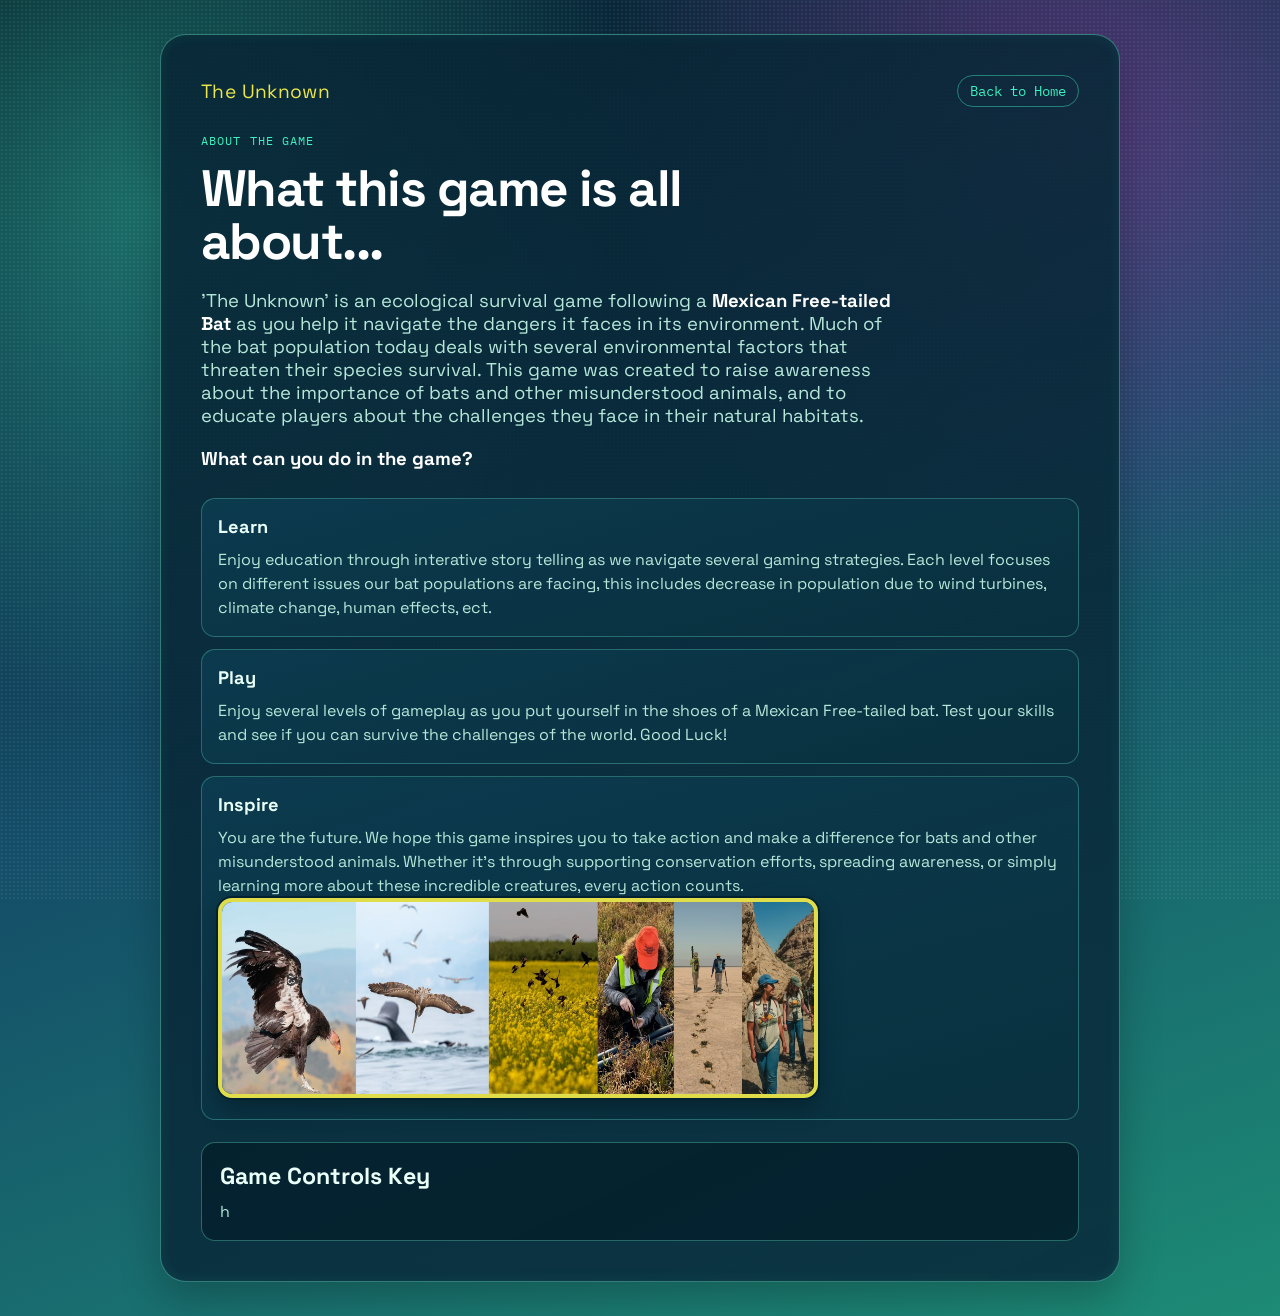
<file: Project/Learn more about the game.html>
<!DOCTYPE html>
<html lang="en">
<head>
	<meta charset="UTF-8" />
	<meta name="viewport" content="width=device-width, initial-scale=1.0" />
	<title>Learn More About the Game</title>
	<link rel="preconnect" href="https://fonts.googleapis.com" />
	<link rel="preconnect" href="https://fonts.gstatic.com" crossorigin />
	<link href="https://fonts.googleapis.com/css2?family=Space+Grotesk:wght@400;500;600;700&family=IBM+Plex+Mono:wght@400;500&display=swap" rel="stylesheet" />
	<link rel="stylesheet" href="Style.css" />
</head>
<body>
	<div class="noise"></div>

	<main class="page education-page learn-page">
		<header class="top-bar education-top-bar">
			<span class="brand education-brand"> The Unknown</span>
            </span>
			<a class="ghost-link" href="index.html">Back to Home</a>
		</header>

		<section class="education-hero learn-hero">
			<p class="eyebrow">About the game</p>
			<h1>What this game is all about...</h1>
			<p class="lead">
				'The Unknown' is an ecological survival game following a <strong class="bat-highlight">Mexican Free-tailed Bat</strong> as you help it navigate the dangers it faces in its environment. Much of the bat population today deals with several environmental factors that threaten their species survival. This game was created to raise awareness about the importance of bats and other misunderstood animals, and to educate players about the challenges they face in their natural habitats.
			</p>
            
        
		</section>

    
        <section class="education-hero learn-hero">
    <p class="lead"
            <h2><strong class="bat-highlight" font-size="300">What can you do in the game?</strong> </h2>
        </section>

		<section class="education-grid learn-grid" aria-label="Game features">
			<article class="education-card">
				<h2>Learn</h2>
				<p>
					Enjoy education through interative story telling as we navigate several gaming strategies. Each level focuses on different issues our bat populations are facing, this includes decrease in population due to wind turbines, climate change, human effects, ect.
				</p>
			</article>

			<article class="education-card">
				<h2>Play</h2>
				<p>
					Enjoy several levels of gameplay as you put yourself in the shoes of a Mexican Free-tailed bat. Test your skills and see if you can survive the challenges of the world. Good Luck!
				</p>
			</article>

			<article class="education-card">
				<h2>Inspire</h2>
				<p>
					You are the future. We hope this game inspires you to take action and make a difference for bats and other misunderstood animals. Whether it's through supporting conservation efforts, spreading awareness, or simply learning more about these incredible creatures, every action counts.
				</p>


                <img class="cover-image" src="Images/Conservation.jpeg" width="600" height="200" alt="Illustration of a person planting a tree, symbolizing conservation efforts to protect wildlife and the environment." />
			</article>
		</section>

		<section class="education-quiz" aria-labelledby="quiz-heading">
			<h2 id="quiz-heading">Game Controls Key</h2>
			<p>h</p>
			
		
		</section>
	</main>

	<script>
		const quizStatus = document.getElementById("quiz-status");
		document.querySelectorAll(".quiz-option").forEach((button) => {
			button.addEventListener("click", () => {
				const isCorrect = button.dataset.correct === "true";
				quizStatus.textContent = isCorrect ? "Correct. Earthworms help keep soil healthy." : "Not quite. Try another choice.";
			});
		});
	</script>
</body>
</html>
</file>
<file: Project/Style.css>
:root {
  --bg-1: #041927;
  --bg-2: #144d68;
  --bg-3: #1d8b75;
  --panel: rgba(8, 36, 52, 0.88);
  --panel-soft: rgba(12, 57, 72, 0.8);
  --line: rgba(114, 255, 220, 0.38);
  --ink: #e9fff8;
  --muted: #b6e8d9;
  --primary: #ebe64b;
  --secondary: #3df0bf;
  --danger: #ff6b6b;
  --radius-lg: 26px;
  --radius-md: 16px;
}

* {
  box-sizing: border-box;
}

html,
body {
  margin: 0;
  min-height: 100%;
}

body {
  font-family: "Space Grotesk", "Trebuchet MS", sans-serif;
  color: var(--ink);
  background:
    radial-gradient(circle at 12% 16%, rgba(61, 240, 191, 0.35), transparent 32%),
    radial-gradient(circle at 84% 10%, rgba(186, 56, 186, 0.38), transparent 30%),
    linear-gradient(160deg, var(--bg-1) 0%, var(--bg-2) 48%, var(--bg-3) 100%);
  display: grid;
  place-items: center;
  padding: 34px 16px;
  overflow-x: hidden;
}

.noise {
  position: fixed;
  inset: 0;
  background:
    radial-gradient(circle, rgba(255, 255, 255, 0.2) 1px, transparent 1.2px),
    repeating-linear-gradient(
      to right,
      rgba(114, 255, 220, 0.07) 0,
      rgba(114, 255, 220, 0.07) 1px,
      transparent 1px,
      transparent 30px
    ),
    repeating-linear-gradient(
      to bottom,
      rgba(114, 255, 220, 0.06) 0,
      rgba(114, 255, 220, 0.06) 1px,
      transparent 1px,
      transparent 30px
    );
  background-size: 4px 4px, 100% 100%, 100% 100%;
  opacity: 0.32;
  animation: stars-drift 16s linear infinite;
  pointer-events: none;
}

.page {
  width: min(960px, 100%);
  background: linear-gradient(155deg, var(--panel) 0%, rgba(10, 47, 63, 0.93) 100%);
  border: 2px solid var(--line);
  border-radius: var(--radius-lg);
  box-shadow:
    0 0 0 3px rgba(247, 201, 72, 0.16),
    0 28px 60px rgba(0, 0, 0, 0.35),
    inset 0 0 30px rgba(61, 240, 191, 0.08);
  padding: clamp(20px, 4vw, 40px);
  position: relative;
  overflow: hidden;
  animation: pop-in 680ms cubic-bezier(0.2, 0.8, 0.2, 1) both;
}

.page::before {
  content: "";
  position: absolute;
  inset: 0;
  background: linear-gradient(115deg, transparent 15%, rgba(247, 201, 72, 0.12) 48%, transparent 82%);
  transform: translateX(-120%);
  animation: shine-sweep 8s ease-in-out infinite;
  pointer-events: none;
}

.top-bar {
  display: flex;
  justify-content: space-between;
  align-items: center;
  margin-bottom: 40px;
}

.brand {
  font-family: "Press Start 2P", "IBM Plex Mono", monospace;
  font-size: clamp(0.6rem, 1.6vw, 0.78rem);
  letter-spacing: 0.05em;
  color: var(--primary);
  text-shadow: 0 0 14px rgb(47, 165, 114);
}

.ghost-link {
  color: var(--secondary);
  text-decoration: none;
  font-size: 0.88rem;
  font-family: "IBM Plex Mono", monospace;
  border: 1px solid rgba(61, 240, 191, 0.45);
  border-radius: 999px;
  padding: 6px 12px;
  transition: transform 160ms ease, box-shadow 160ms ease;
}

.ghost-link:hover {
  transform: translateY(-2px);
  box-shadow: 0 0 12px rgba(61, 240, 191, 0.45);
}

.hero {
  max-width: 720px;
}

.cover-image {
  border: 4px solid rgba(235, 230, 75, 0.95);
  border-radius: 14px;
  box-shadow: 0 0 0 2px rgba(2, 33, 48, 0.9), 0 10px 24px rgba(0, 0, 0, 0.3);
}

.eyebrow {
  margin: 0 0 14px;
  font-family: "IBM Plex Mono", monospace;
  font-size: 0.76rem;
  letter-spacing: 0.09em;
  text-transform: uppercase;
  color: var(--secondary);
}

h1 {
  margin: 0;
  line-height: 1.04;
  font-size: clamp(2.2rem, 6vw, 4.1rem);
  letter-spacing: -0.03em;
  max-width: 14ch;
  color: #ffffff;
  text-shadow: 0 6px 0 rgba(0, 0, 0, 0.18);
}

.lead {
  margin: 20px 0 0;
  max-width: 58ch;
  font-size: clamp(1rem, 1.9vw, 1.16rem);
  color: var(--muted);
}

.cta-row {
  margin-top: 32px;
  display: flex;
  flex-wrap: wrap;
  gap: 12px;
}

.carousel {
  margin-top: 28px;
  background: linear-gradient(170deg, rgba(13, 62, 82, 0.95), rgba(10, 48, 62, 0.9));
  border: 1px solid rgba(61, 240, 191, 0.36);
  border-radius: var(--radius-md);
  padding: clamp(14px, 2vw, 20px);
  box-shadow: inset 0 0 0 1px rgba(247, 201, 72, 0.16);
}

.carousel-head h2 {
  margin: 0;
  line-height: 1.1;
  letter-spacing: -0.01em;
  font-size: clamp(1.25rem, 2.6vw, 1.85rem);
  color: #ffffff;
}

.carousel-track-wrap {
  margin-top: 14px;
  border-radius: 14px;
  border: 1px solid rgba(114, 255, 220, 0.35);
  background: rgba(4, 30, 41, 0.82);
  overflow: hidden;
}

.carousel-track {
  position: relative;
  min-height: clamp(220px, 40vw, 360px);
}

.slide {
  position: absolute;
  inset: 0;
  margin: 0;
  opacity: 0;
  transform: scale(1.02);
  transition: opacity 320ms ease, transform 320ms ease;
  pointer-events: none;
}

.slide.is-active {
  opacity: 1;
  transform: scale(1);
  pointer-events: auto;
}

.slide img {
  width: 100%;
  height: 100%;
  object-fit: cover;
  display: block;
  filter: saturate(1.08) contrast(1.03);
}

.slide img.vulture-image {
  height: 84%;
  object-position: center top;
}

.slide figcaption {
  position: absolute;
  left: 10px;
  right: 10px;
  bottom: 10px;
  margin: 0;
  padding: 10px 12px;
  border-radius: 10px;
  border: 1px solid rgba(114, 255, 220, 0.35);
  background: rgba(2, 20, 31, 0.78);
  color: #dffff4;
  font-family: "IBM Plex Mono", monospace;
  font-size: clamp(0.65rem, 1.8vw, 0.78rem);
  letter-spacing: 0.03em;
  text-transform: uppercase;
}

.carousel-controls {
  display: flex;
  align-items: center;
  justify-content: space-between;
  gap: 10px;
  padding: 12px;
}

.carousel-btn {
  min-width: 95px;
}

.carousel-dots {
  display: flex;
  align-items: center;
  justify-content: center;
  gap: 8px;
}

.carousel-dot {
  width: 12px;
  height: 12px;
  border-radius: 999px;
  border: 1px solid rgba(114, 255, 220, 0.6);
  background: rgba(114, 255, 220, 0.2);
  cursor: pointer;
  transition: transform 120ms ease, background 120ms ease, box-shadow 120ms ease;
}

.carousel-dot:hover {
  transform: scale(1.1);
}

.carousel-dot.is-active {
  background: var(--primary);
  border-color: #ffe587;
  box-shadow: 0 0 10px rgba(247, 201, 72, 0.45);
}

.btn {
  display: inline-flex;
  align-items: center;
  justify-content: center;
  border: 2px solid #032130;
  border-radius: 12px;
  padding: 12px 18px;
  font-family: "Press Start 2P", "IBM Plex Mono", monospace;
  font-size: clamp(0.58rem, 1.7vw, 0.7rem);
  line-height: 1.5;
  text-transform: uppercase;
  text-decoration: none;
  cursor: pointer;
  transition: transform 90ms linear, box-shadow 140ms ease, filter 140ms ease;
}

.btn:active {
  transform: translateY(3px);
}

.btn-primary {
  color: #2b2000;
  background: linear-gradient(180deg, #7d3ef3 0%, #a07dd4 65%, #942de9 100%);
  box-shadow: 0 4px 0 #8e6500, 0 0 18px rgba(247, 201, 72, 0.45);
}

.btn-secondary {
  color: #022219;
  background: linear-gradient(180deg, #83ffd9 0%, #3df0bf 70%, #20c89b 100%);
  box-shadow: 0 4px 0 #09795d, 0 0 16px rgba(61, 240, 191, 0.38);
}

.btn:hover {
  transform: translateY(-2px) scale(1.01);
  filter: saturate(1.06);
}

.stats-grid {
  margin-top: 36px;
  display: grid;
  grid-template-columns: repeat(3, minmax(0, 1fr));
  gap: 12px;
}

.stat-card {
  background: linear-gradient(160deg, rgba(13, 62, 82, 0.84), var(--panel-soft));
  border: 1px solid rgba(114, 255, 220, 0.35);
  border-radius: var(--radius-md);
  padding: 16px 14px;
  animation: float-card 3.8s ease-in-out infinite;
}

.stat-card:nth-child(2) {
  animation-delay: 0.22s;
}

.stat-card:nth-child(3) {
  animation-delay: 0.46s;
}

.stat-label {
  margin: 0;
  color: var(--muted);
  font-size: 0.78rem;
  text-transform: uppercase;
  letter-spacing: 0.06em;
  font-family: "IBM Plex Mono", monospace;
}

.stat-value {
  margin: 8px 0 0;
  font-size: clamp(1.25rem, 3vw, 1.75rem);
  font-weight: 700;
  color: #ffffff;
}

.survey {
  margin-top: 28px;
  background: linear-gradient(170deg, rgba(13, 62, 82, 0.95), rgba(10, 48, 62, 0.9));
  border: 1px solid rgba(61, 240, 191, 0.36);
  border-radius: var(--radius-md);
  padding: clamp(16px, 2.2vw, 24px);
  box-shadow: inset 0 0 0 1px rgba(247, 201, 72, 0.2);
}

.survey-head h2 {
  margin: 0;
  line-height: 1.1;
  letter-spacing: -0.01em;
  font-size: clamp(1.3rem, 2.8vw, 1.95rem);
  max-width: 26ch;
  color: #ffffff;
}

.survey-lead {
  margin-top: 12px;
}

.survey-form {
  margin-top: 20px;
  display: grid;
  grid-template-columns: repeat(2, minmax(0, 1fr));
  gap: 12px;
}

.field {
  display: grid;
  gap: 8px;
}

.field span {
  font-family: "IBM Plex Mono", monospace;
  font-size: 0.74rem;
  color: var(--secondary);
  text-transform: uppercase;
  letter-spacing: 0.06em;
}

.field input,
.field select,
.field textarea {
  width: 100%;
  border: 1px solid rgba(114, 255, 220, 0.45);
  border-radius: 10px;
  background: rgba(4, 30, 41, 0.94);
  color: #dffff4;
  font-family: "Space Grotesk", "Trebuchet MS", sans-serif;
  font-size: 0.96rem;
  padding: 11px 12px;
  transition: box-shadow 150ms ease, border-color 150ms ease;
}

.field input::placeholder,
.field textarea::placeholder {
  color: rgba(182, 232, 217, 0.76);
}

.field textarea {
  resize: vertical;
  min-height: 110px;
}

.field input:focus,
.field select:focus,
.field textarea:focus {
  outline: none;
  border-color: var(--primary);
  box-shadow: 0 0 0 2px rgba(247, 201, 72, 0.24), 0 0 14px rgba(247, 201, 72, 0.18);
}

.field-full {
  grid-column: 1 / -1;
}

.survey-actions {
  display: flex;
  flex-wrap: wrap;
  gap: 10px;
  margin-top: 4px;
}

.survey-status {
  margin: 4px 0 0;
  color: var(--primary);
  font-size: 0.93rem;
}

.survey-count {
  margin: 14px 0 0;
  color: var(--muted);
  font-size: 0.92rem;
}

@keyframes pop-in {
  from {
    opacity: 0;
    transform: translateY(14px) scale(0.985);
  }
  to {
    opacity: 1;
    transform: translateY(0) scale(1);
  }
}

@keyframes stars-drift {
  from {
    background-position: 0 0, 0 0, 0 0;
  }
  to {
    background-position: 24px 24px, 0 0, 0 0;
  }
}

@keyframes float-card {
  0%,
  100% {
    transform: translateY(0);
  }
  50% {
    transform: translateY(-6px);
  }
}

@keyframes shine-sweep {
  0%,
  20% {
    transform: translateX(-120%);
  }
  35%,
  65% {
    transform: translateX(120%);
  }
  100% {
    transform: translateX(120%);
  }
}

@media (max-width: 760px) {
  .page {
    border-radius: 20px;
  }

  .top-bar {
    margin-bottom: 26px;
  }

  .stats-grid {
    grid-template-columns: 1fr;
  }

  .survey-form {
    grid-template-columns: 1fr;
  }

  .carousel-controls {
    flex-wrap: wrap;
  }

  .carousel-btn {
    min-width: 0;
    width: calc(50% - 5px);
  }

  .carousel-dots {
    width: 100%;
    order: 3;
  }

  .btn {
    width: 100%;
  }
}

.education-page {
  border-width: 1px;
  box-shadow:
    0 16px 40px rgba(0, 0, 0, 0.24),
    inset 0 0 14px rgba(61, 240, 191, 0.08);
}

.education-page::before {
  opacity: 0.55;
  animation-duration: 12s;
}

.education-top-bar {
  margin-bottom: 26px;
}

.education-brand {
  font-family: "Space Grotesk", "Trebuchet MS", sans-serif;
  font-size: clamp(1rem, 1.9vw, 1.2rem);
  letter-spacing: 0.02em;
  text-shadow: none;
}

.education-hero h1 {
  max-width: 18ch;
  font-size: clamp(2rem, 5vw, 3.2rem);
  text-shadow: none;
}

.learn-page .bat-highlight {
  color: #ffffff;
}

.education-grid {
  margin-top: 28px;
  display: grid;
  grid-template-columns: repeat(3, minmax(0, 1fr));
  gap: 12px;
}

.learn-page .learn-grid {
  grid-template-columns: 1fr;
}

.education-card {
  background: linear-gradient(165deg, rgba(13, 62, 82, 0.82), rgba(10, 48, 62, 0.78));
  border: 1px solid rgba(114, 255, 220, 0.28);
  border-radius: 14px;
  padding: 16px;
  transition: transform 180ms ease, border-color 180ms ease, box-shadow 180ms ease;
}

.education-card h2 {
  margin: 0;
  font-size: 1.14rem;
}

.education-card p {
  margin: 10px 0 0;
  color: var(--muted);
  line-height: 1.5;
}

.education-card:hover {
  transform: translateY(-3px);
  border-color: rgba(235, 230, 75, 0.48);
  box-shadow: 0 10px 24px rgba(0, 0, 0, 0.22);
}

.education-quiz {
  margin-top: 22px;
  padding: 18px;
  background: rgba(4, 30, 41, 0.72);
  border: 1px solid rgba(114, 255, 220, 0.32);
  border-radius: 14px;
}

.education-quiz h2 {
  margin: 0;
  font-size: 1.45rem;
}

.education-quiz p {
  margin: 10px 0 0;
  color: var(--muted);
}

.quiz-options {
  margin-top: 14px;
  display: grid;
  gap: 10px;
}

.education-quiz .btn {
  width: 100%;
  font-family: "Space Grotesk", "Trebuchet MS", sans-serif;
  font-size: 0.92rem;
  line-height: 1.25;
  text-transform: none;
  letter-spacing: 0.01em;
}

.quiz-option.is-right {
  background: linear-gradient(180deg, #83ffd9 0%, #53edc3 75%, #2ecc9e 100%);
  color: #04281f;
}

.quiz-option.is-wrong {
  background: linear-gradient(180deg, #ff9c9c 0%, #ff7d7d 75%, #ff6b6b 100%);
  color: #3f0505;
}

.quiz-status {
  min-height: 1.35em;
  margin-top: 12px;
  color: var(--primary);
}

@media (max-width: 760px) {
  .education-grid {
    grid-template-columns: 1fr;
  }
}
</file>
